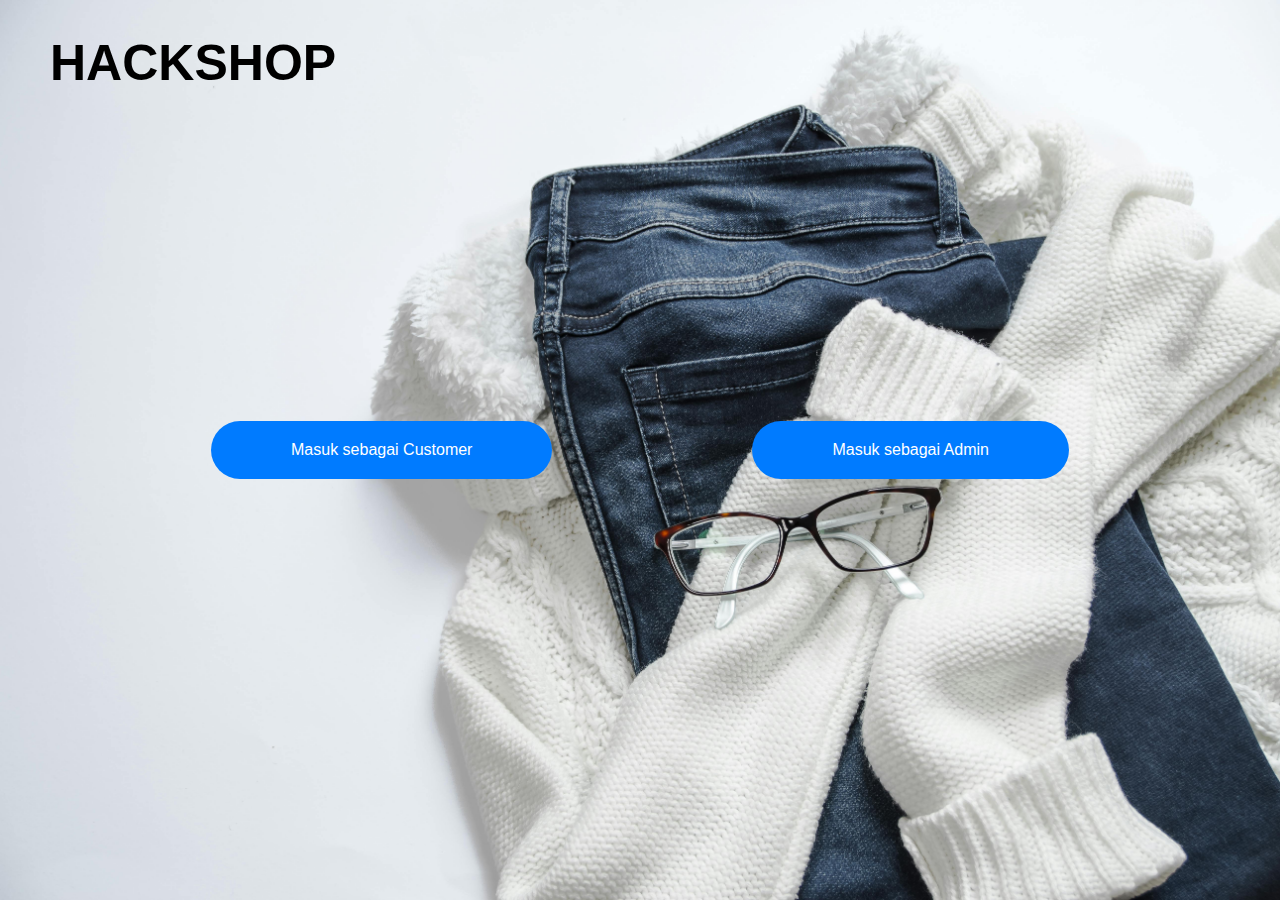
<file: index.html>
<!DOCTYPE html>
<html lang="en">
<head>
    <meta charset="UTF-8" />
    <meta name="viewport" content="width=device-width, initial-scale=1.0" />
    <title>HACKSHOP</title>
    <style>
        body {
            font-family: Arial, sans-serif;
            text-align: center;
            background-image: url('ecomer.jpg');
            background-size: cover;
            background-position: center;
            height: 100vh; /* agar gambar latar belakang mencakup seluruh layar */
            margin: 0;
            padding: 0;
            display: flex;
            justify-content: center;
            align-items: center;
        }
        
        a {
            display: inline-block;
            margin: 100px;
            padding: 20px 80px;
            text-decoration: none;
            color: #fff;
            background-color: #007bff;
            border-radius: 30px;
        }

        h1 {
            font-size: 30px;
        }   
        
        a:hover {
            background-color: #0056b3;
        }
    </style>
</head>
<body>
    <h1 style="position: absolute; top: 0; left: 50px; color: black; font-size: 50px">HACKSHOP</h1>
    <a href="customer.html">Masuk sebagai Customer</a>
    <a href="admin.html">Masuk sebagai Admin</a>
</body>
</html>
</file>
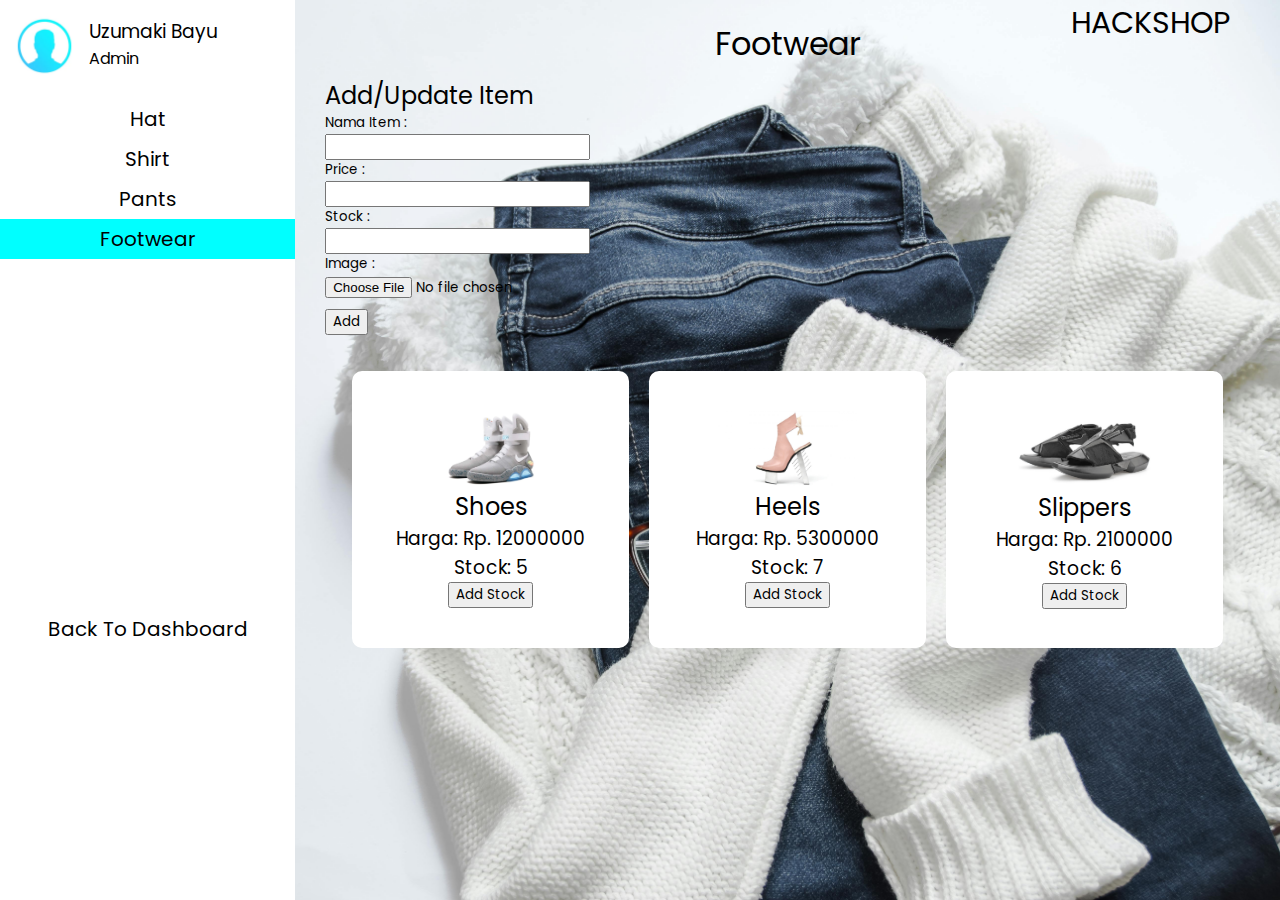
<file: admin.html>
<!DOCTYPE html>
<html lang="en">
  <head>
    <meta charset="UTF-8" />
    <meta name="viewport" content="width=device-width, initial-scale=1.0" />
    <link rel="preconnect" href="https://fonts.googleapis.com" />
    <link rel="preconnect" href="https://fonts.gstatic.com" crossorigin />
    <link
      href="https://fonts.googleapis.com/css2?family=Poppins:ital,wght@0,100;0,200;0,300;0,400;0,500;0,600;0,700;0,800;0,900;1,100;1,200;1,300;1,400;1,500;1,600;1,700;1,800;1,900&display=swap"
      rel="stylesheet"
    />
    <link rel="stylesheet" href="style.css" />
    <title>HACKSHOP ADMIN</title>
  </head>
  <body>
    <h1 style="position: absolute; top: 0; right: 50px; color: black; font-size: 30px;">HACKSHOP</h1>
    <div class="container">
      <aside>
        <div class="profile-container">
          <img src="profile.png" alt="profile" width="30%" />
          <div>
            <h3>Uzumaki Bayu</h3>
            <h4>Admin</h4>
          </div>
        </div>
        <ul>
          <li>Hat</li>
          <li>Shirt</li>
          <li>Pants</li>
          <li class="active">Footwear</li>
          <li><a href="index.html">Back To Dashboard</a></li>
        </ul>
      </aside>
      <main>
        <h1>Footwear</h1>
        <div class="container2">
          <div style="display: none">
            <h2 id="jumlahBarang">Total Item : 0</h2>
            <h2 id="totalHarga">Total Price : Rp.0</h2>
            <input id="checkoutButton" type="button" value="Checkout" />
          </div>
          <div>
            <h2>Add/Update Item</h2>
            <h5>Nama Item :</h5>
            <input id="newNama" type="text" />
            <h5>Price :</h5>
            <input id="newPrice" type="number" />
            <h5>Stock :</h5>
            <input id="newStock" type="number" />
            <h5>Image :</h5>
            <input id="newImage" type="file" /><br />
            <input id="submit" type="button" value="Add" />
          </div>
        </div>
        <div id="cards" class="cards">
          <!-- <div class="card">
            <img src="sepatu.png" alt="sepatu" class="image" />
            <h2>Sepatu</h2>
            <h3>Harga : Rp. 450.000</h3>
            <h3>Stock : 5</h3>
            <input type="button" value="Buy" />
          </div> -->
        </div>
      </main>
    </div>

    <script src="admin.js"></script>
  </body>
</html>
</file>
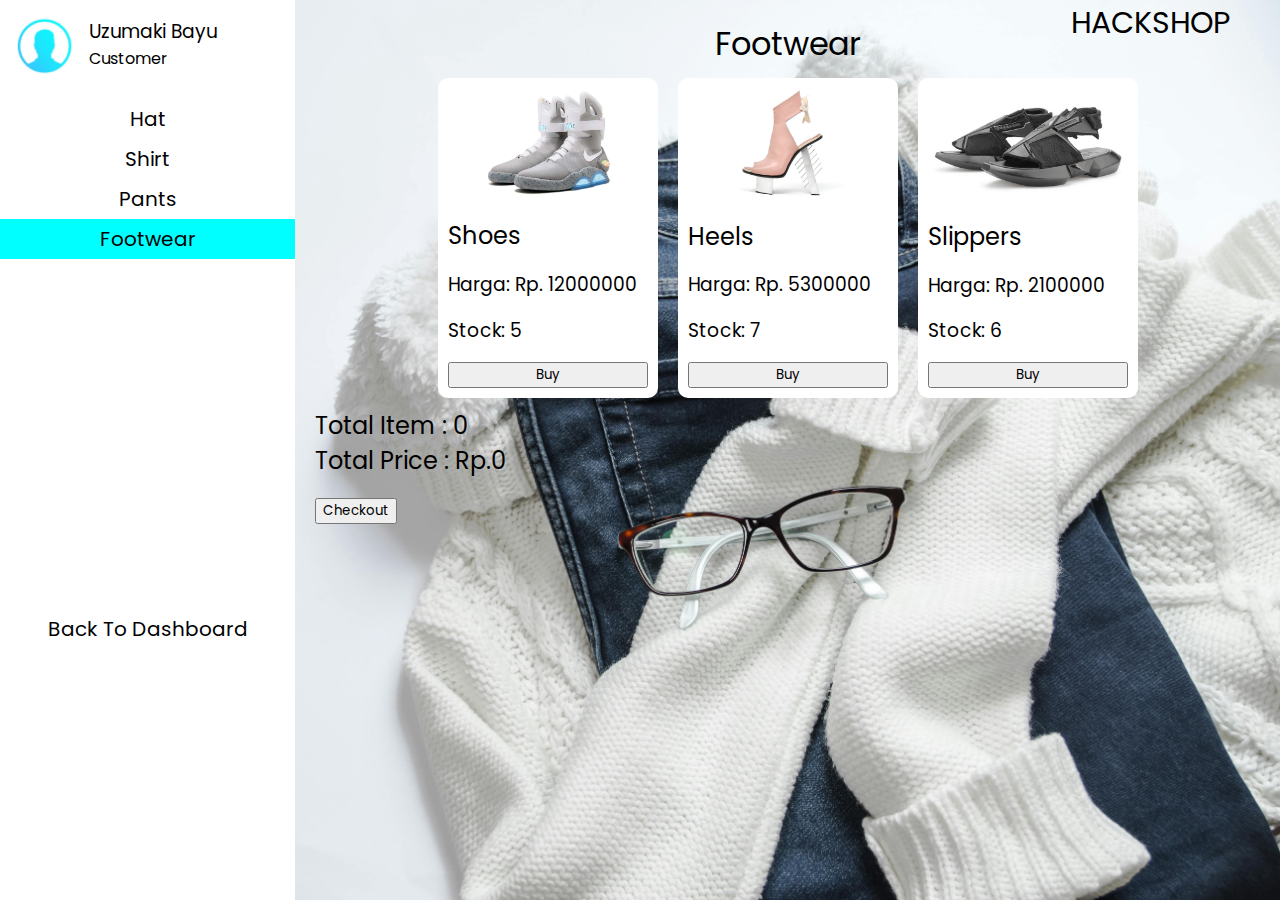
<file: customer.html>
<!DOCTYPE html>
<html lang="en">
  <head>
    <meta charset="UTF-8" />
    <meta name="viewport" content="width=device-width, initial-scale=1.0" />
    <link rel="preconnect" href="https://fonts.googleapis.com" />
    <link rel="preconnect" href="https://fonts.gstatic.com" crossorigin />
    <link
      href="https://fonts.googleapis.com/css2?family=Poppins:ital,wght@0,100;0,200;0,300;0,400;0,500;0,600;0,700;0,800;0,900;1,100;1,200;1,300;1,400;1,500;1,600;1,700;1,800;1,900&display=swap"
      rel="stylesheet"
    />
    <link rel="stylesheet" href="customer-style.css" />
    <title>HACKSHOP HOME</title>
  </head>
  <body>
    <h1 style="position: absolute; top: 0; right: 50px; color: black; font-size: 30px;">HACKSHOP</h1>
    <div class="container">
      <aside>
        <div class="profile-container">
          <img src="profile.png" alt="profile" width="30%" />
          <div>
            <h3>Uzumaki Bayu</h3>
            <h4>Customer</h4>
          </div>
        </div>
        <ul>
          <li>Hat</li>
          <li>Shirt</li>
          <li>Pants</li>
          <li class="active">Footwear</li>
          <li><a href="index.html">Back To Dashboard</a></li>
        </ul>
      </aside>
      <main>
        <h1>Footwear</h1>
        <div id="cards" class="cards"></div>
        <div>
          <h2 id="jumlahBarang">Total Item : 0</h2>
          <h2 id="totalHarga">Total Price : Rp.0</h2>
          <input id="checkoutButton" type="button" value="Checkout" />
        </div>
      </main>
    </div>

    <script src="customer-script.js"></script>
  </body>
</html>
</file>
<file: style.css>
* {
  margin: 0;
  font-family: "Poppins", sans-serif;
  font-weight: 400;
  font-style: normal;
}
.container {
  display: flex;
  min-height: 100vh;
}

aside {
  width: 400px;
  background-color: white;
}
a {
  text-decoration: none;
  color: black;
}
main {
  background-color: whitesmoke;
  width: 100%;
  padding: 20px;
  background-size: cover;
  background-position: right center; 
  background-image: url("ecomer.jpg");
}
.profile-container {
  display: flex;
  align-items: center;
}
ul {
  margin-top: 10px;
  padding: 0;
}
li {
  list-style: none;
  text-align: center;
  padding: 5px;
  font-size: 20px;
}
li:last-child {
  margin-top: 350px;
}
li:hover {
  background-color: aqua;
  cursor: pointer;
}
.active {
  background-color: aqua;
}
.container2 {
  display: flex;
  justify-content: space-between;
  padding: 10px;
}
h1 {
  text-align: center;
}
.cards {
  margin-top: 16px;
  display: flex;
  flex-direction: row;
  justify-content: center;
  align-items: center;
  width: 100%;
  flex-wrap: wrap;
}
.card {
  display: flex;
  flex-direction: column;
  align-items: center;
  justify-content: center;
  width: 277px;
  height: 277px;
  background-color: white;
  border-radius: 10px;
  margin: 10px 10px;
}
.image {
  width: 50%;
}
#submit {
  margin-top: 10px;
}
</file>
<file: customer-style.css>
* {
  margin: 0;
  font-family: "Poppins", sans-serif;
  font-weight: 400;
  font-style: normal;
}
.container {
  display: flex;
  min-height: 100vh;
}
aside {
  width: 400px;
  background-color: white;
}
a {
  text-decoration: none;
  color: black;
}
main {
  background-color: whitesmoke;
  width: 100%;
  padding: 20px;
  background-size: cover;
  background-position: right center; 
  background-image: url("ecomer.jpg");
}
.profile-container {
  display: flex;
  align-items: center;
}
ul {
  margin-top: 10px;
  padding: 0;
}
li {
  list-style: none;
  text-align: center;
  padding: 5px;
  font-size: 20px;
}
li:last-child {
  margin-top: 350px;
}
li:hover {
  background-color: aqua;
  cursor: pointer;
}
.active {
  background-color: aqua;
}
.container2 {
  display: flex;
  justify-content: space-between;
  padding: 10px;
  margin-bottom: 20px;
}
h1 {
  text-align: center;
}
.cards {
  display: flex;
  flex-wrap: wrap;
  justify-content: center;
  align-items: center;
}
.card {
  width: 200px;
  height: 300px;
  background-color: white;
  border-radius: 10px;
  margin: 10px;
  padding: 10px;
  display: flex;
  flex-direction: column;
  justify-content: space-between;
}
.image {
  width: 100%;
  border-radius: 5px;
}
#submit {
  margin-top: 10px;
}
#checkoutButton {
  margin-top: 20px;
}
#checkoutButton:hover {
  background-color: aqua;
  border-radius: 30px;
}
input:hover {
  background-color: aqua;
  border-radius: 30px;
}
</file>
